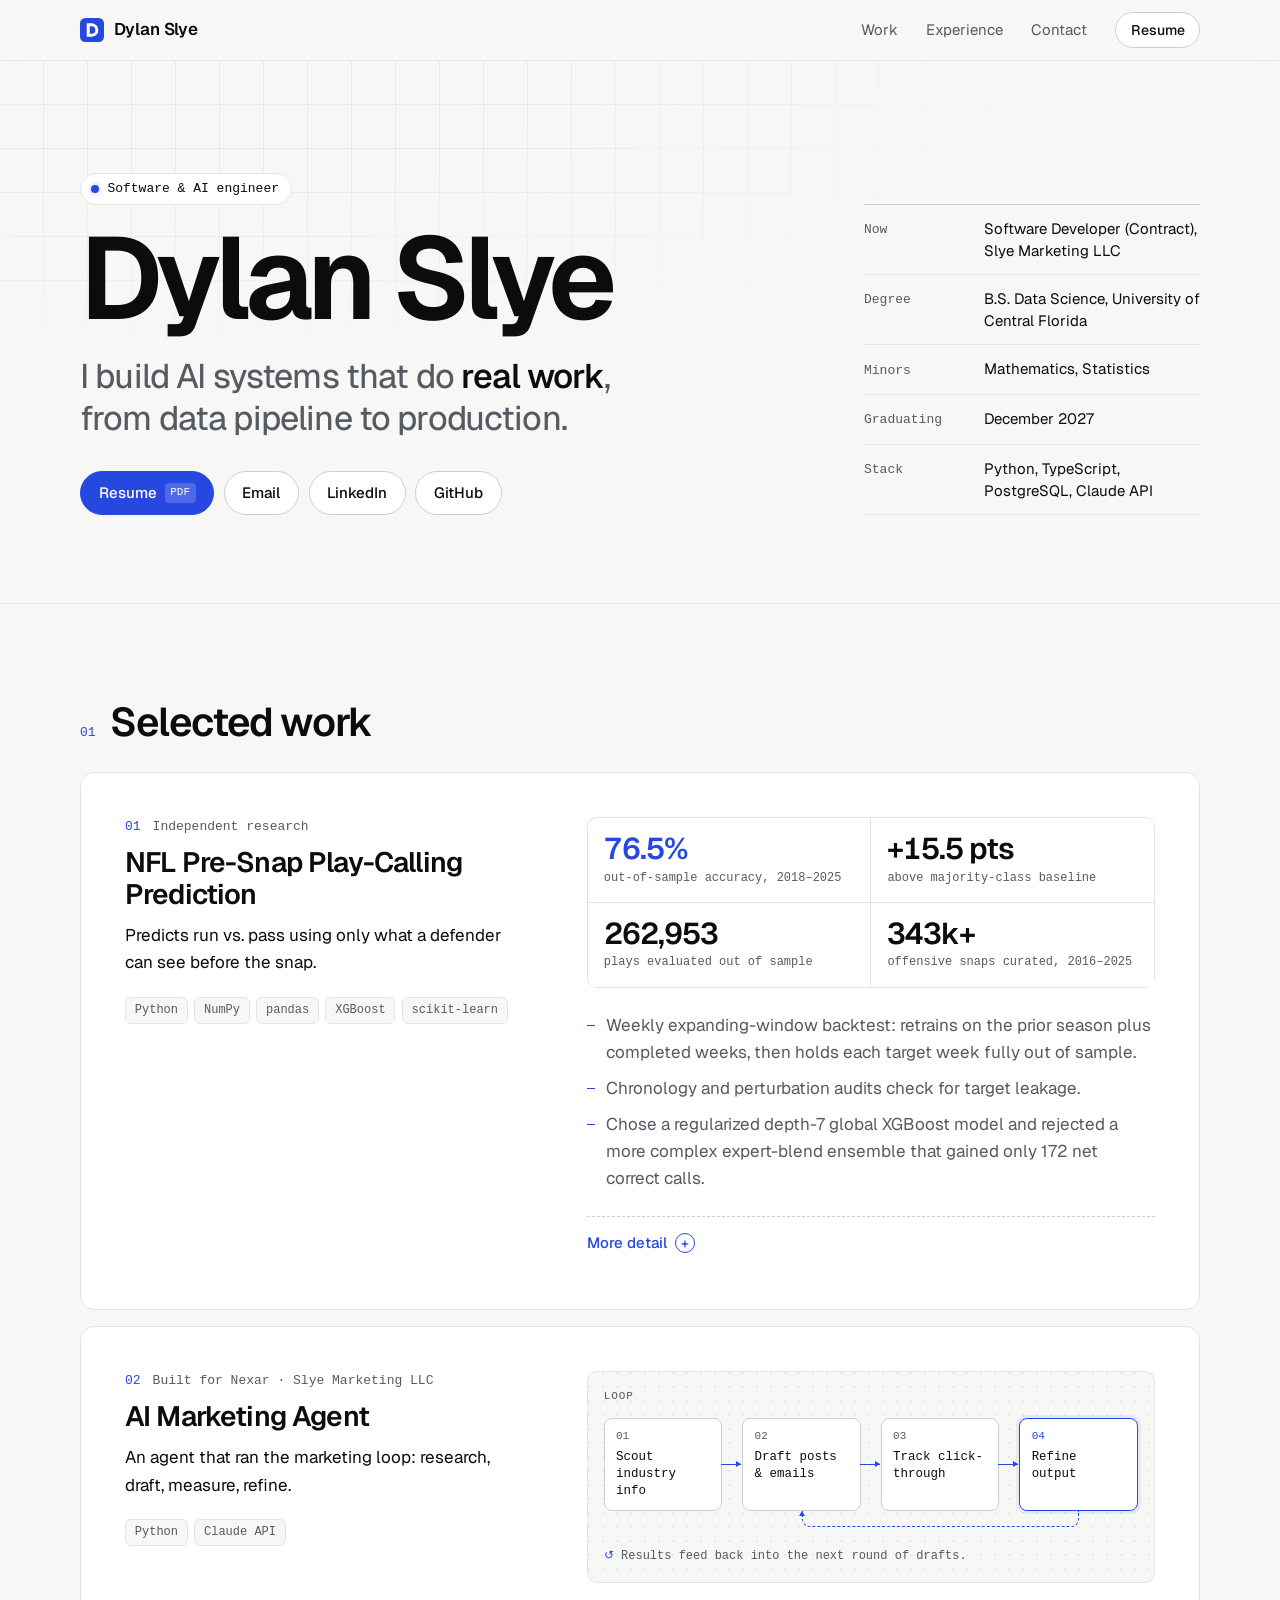
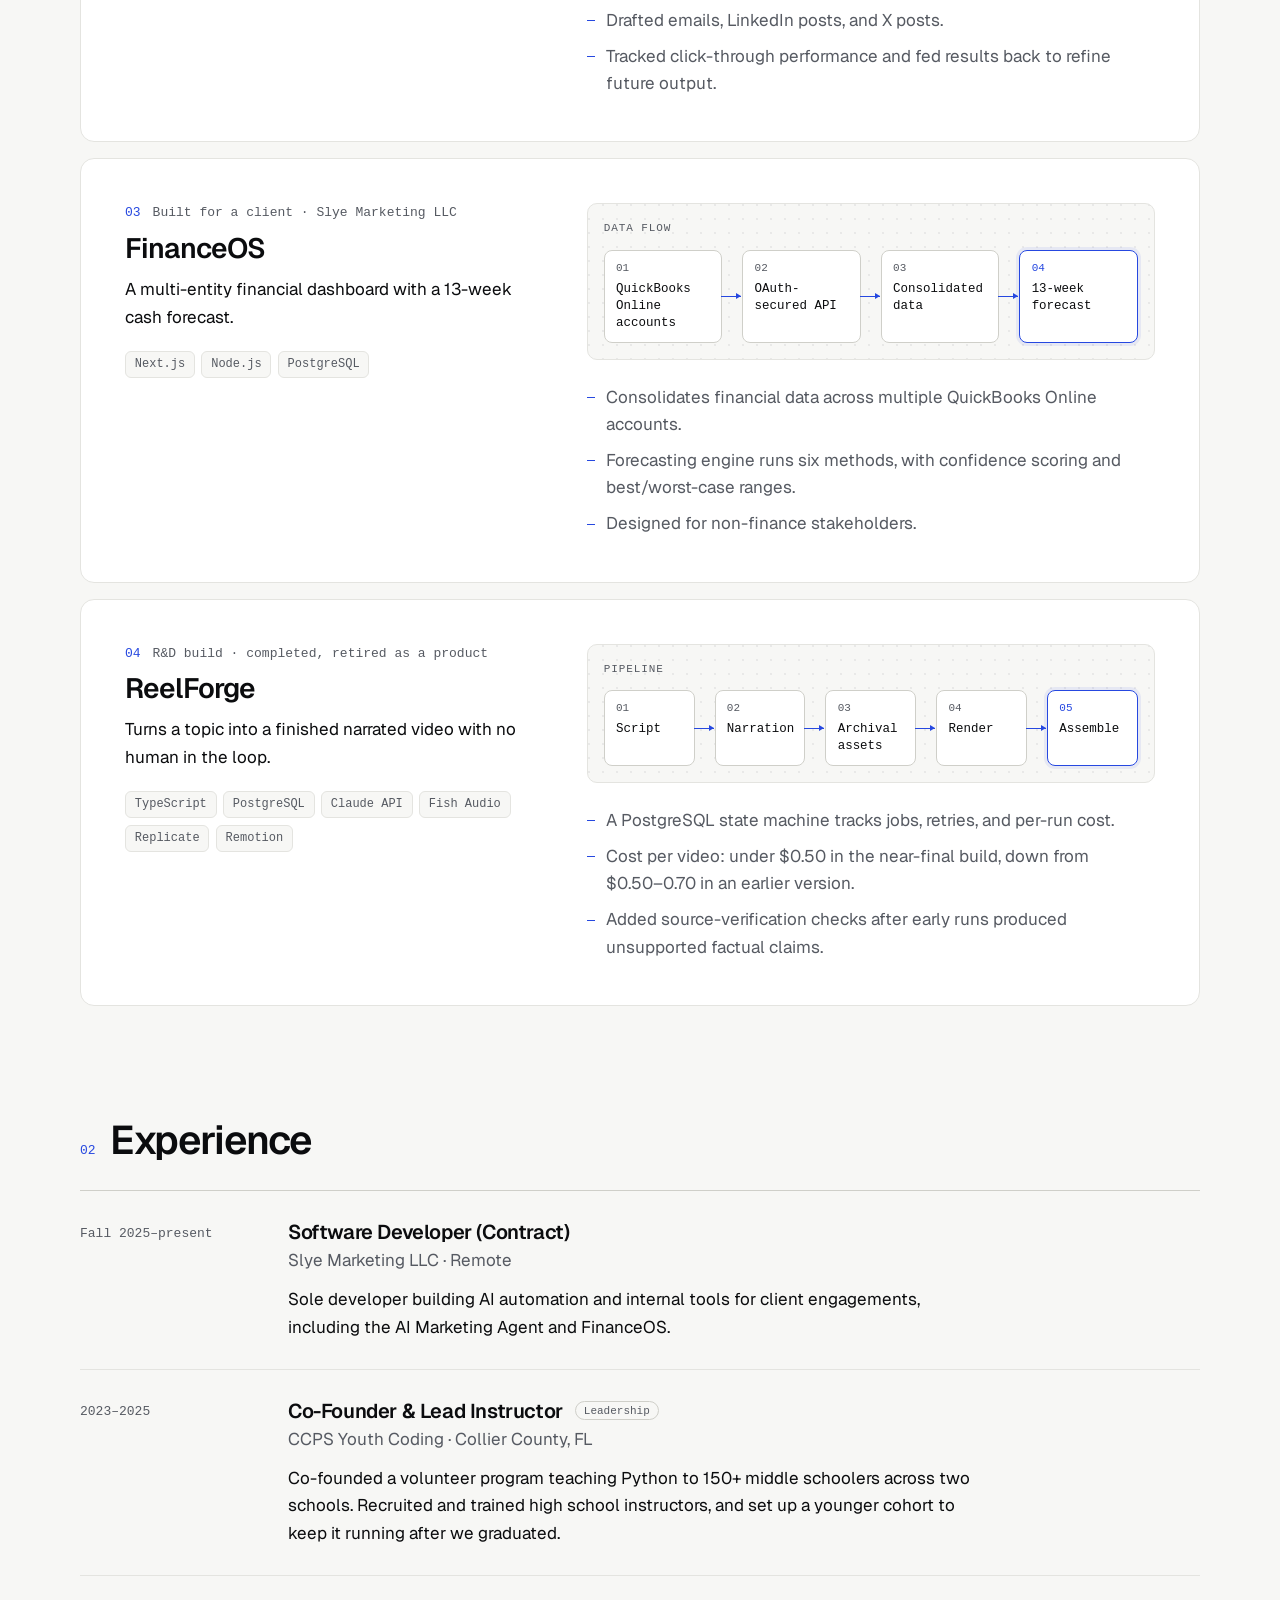
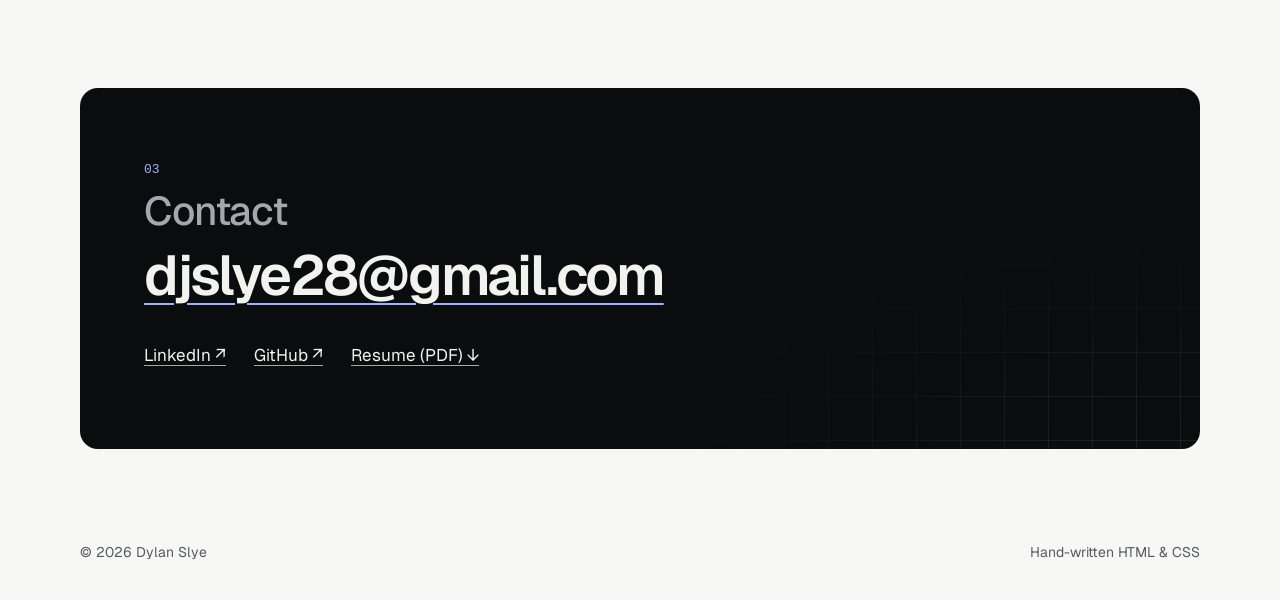
<file: index.html>
<!doctype html>
<html lang="en">
<head>
  <meta charset="utf-8">
  <meta name="viewport" content="width=device-width, initial-scale=1">
  <title>Dylan Slye · Software &amp; AI Engineer</title>
  <meta name="description" content="Dylan Slye, software and AI engineer. I build AI systems that do real work, from data pipeline to production. B.S. Data Science at UCF.">
  <link rel="canonical" href="https://dylanslye.com/">
  <meta name="color-scheme" content="light dark">
  <meta name="theme-color" content="#F7F7F5" media="(prefers-color-scheme: light)">
  <meta name="theme-color" content="#0B0C0E" media="(prefers-color-scheme: dark)">

  <meta property="og:type" content="website">
  <meta property="og:site_name" content="Dylan Slye">
  <meta property="og:title" content="Dylan Slye · Software &amp; AI Engineer">
  <meta property="og:description" content="I build AI systems that do real work, from data pipeline to production.">
  <meta property="og:url" content="https://dylanslye.com/">
  <!-- TODO: add a 1200x630 preview image to the repo root, then uncomment:
  <meta property="og:image" content="https://dylanslye.com/og.png">
  <meta property="og:image:alt" content="Dylan Slye, Software & AI Engineer">
  -->
  <meta name="twitter:card" content="summary">

  <link rel="icon" href="favicon.svg" type="image/svg+xml">
  <link rel="preconnect" href="https://fonts.googleapis.com">
  <link rel="preconnect" href="https://fonts.gstatic.com" crossorigin>
  <link rel="stylesheet" href="https://fonts.googleapis.com/css2?family=Geist:wght@400..700&display=swap">
  <link rel="stylesheet" href="styles.css">
</head>
<body>
  <a class="skip-link" href="#main">Skip to content</a>

  <header class="site-header">
    <div class="wrap header-inner">
      <a class="brand" href="#top">
        <svg class="brand-mark" viewBox="0 0 32 32" aria-hidden="true" focusable="false">
          <rect width="32" height="32" rx="7"/>
          <path fill-rule="evenodd" d="M9 7h6.5a9 9 0 0 1 0 18H9zm4 4v10h2.5a5 5 0 0 0 0-10z"/>
        </svg>
        <span>Dylan Slye</span>
      </a>
      <nav aria-label="Primary">
        <ul class="nav-list">
          <li><a href="#work">Work</a></li>
          <li><a href="#experience">Experience</a></li>
          <li><a href="#contact">Contact</a></li>
          <li class="nav-resume"><a class="btn btn-sm" href="Dylan_Slye_Resume.pdf">Resume</a></li>
        </ul>
      </nav>
    </div>
  </header>

  <main id="main">
    <section class="hero" id="top" aria-labelledby="hero-name">
      <div class="wrap hero-grid">
        <div class="hero-main">
          <p class="eyebrow"><span class="dot" aria-hidden="true"></span>Software &amp; AI engineer</p>
          <h1 id="hero-name">Dylan Slye</h1>
          <p class="pitch">I build AI systems that do <em>real work</em>, from data pipeline to production.</p>
          <ul class="actions">
            <li><a class="btn btn-primary" href="Dylan_Slye_Resume.pdf">Resume <span class="btn-tag">PDF</span></a></li>
            <li><a class="btn" href="mailto:djslye28@gmail.com">Email</a></li>
            <li><a class="btn" href="https://www.linkedin.com/in/dylanjslye">LinkedIn</a></li>
            <li><a class="btn" href="https://github.com/djslye28">GitHub</a></li>
          </ul>
        </div>

        <dl class="facts">
          <div><dt>Now</dt><dd>Software Developer (Contract), Slye Marketing LLC</dd></div>
          <div><dt>Degree</dt><dd>B.S. Data Science, University of Central Florida</dd></div>
          <div><dt>Minors</dt><dd>Mathematics, Statistics</dd></div>
          <div><dt>Graduating</dt><dd>December 2027</dd></div>
          <div><dt>Stack</dt><dd>Python, TypeScript, PostgreSQL, Claude API</dd></div>
        </dl>
      </div>
    </section>

    <section class="section" id="work" aria-labelledby="work-title">
      <div class="wrap">
        <header class="section-head">
          <span class="section-num" aria-hidden="true">01</span>
          <h2 id="work-title">Selected work</h2>
        </header>

        <div class="projects">
          <article class="project" aria-labelledby="p-nfl">
            <div class="project-head">
              <p class="meta"><span class="meta-num" aria-hidden="true">01</span>Independent research</p>
              <h3 id="p-nfl">NFL Pre-Snap Play-Calling Prediction</h3>
              <p class="summary">Predicts run vs. pass using only what a defender can see before the snap.</p>
              <ul class="tags" aria-label="Stack">
                <li>Python</li><li>NumPy</li><li>pandas</li><li>XGBoost</li><li>scikit-learn</li>
              </ul>
            </div>
            <div class="project-body">
              <dl class="metrics">
                <div><dt>out-of-sample accuracy, 2018–2025</dt><dd>76.5%</dd></div>
                <div><dt>above majority-class baseline</dt><dd>+15.5 pts</dd></div>
                <div><dt>plays evaluated out of sample</dt><dd>262,953</dd></div>
                <div><dt>offensive snaps curated, 2016–2025</dt><dd>343k+</dd></div>
              </dl>
              <ul class="points">
                <li>Weekly expanding-window backtest: retrains on the prior season plus completed weeks, then holds each target week fully out of sample.</li>
                <li>Chronology and perturbation audits check for target leakage.</li>
                <li>Chose a regularized depth-7 global XGBoost model and rejected a more complex expert-blend ensemble that gained only 172 net correct calls.</li>
              </ul>
              <details>
                <summary>More detail</summary>
                <ul class="points">
                  <li>76.4% accuracy on the 2025 season alone.</li>
                  <li>The ensemble’s gain worked out to about 1 extra correct call per 1,529 plays. Not enough to justify the complexity.</li>
                  <li>Defensive alignment is deliberately excluded: box count reflects the defense reacting to its own read.</li>
                  <li>Logistic regression and a two-hidden-layer neural network written from scratch in NumPy: backpropagation, mini-batch Adam, early stopping.</li>
                </ul>
              </details>
            </div>
          </article>

          <article class="project" aria-labelledby="p-agent">
            <div class="project-head">
              <p class="meta"><span class="meta-num" aria-hidden="true">02</span>Built for Nexar · Slye Marketing LLC</p>
              <h3 id="p-agent">AI Marketing Agent</h3>
              <p class="summary">An agent that ran the marketing loop: research, draft, measure, refine.</p>
              <ul class="tags" aria-label="Stack">
                <li>Python</li><li>Claude API</li>
              </ul>
            </div>
            <div class="project-body">
              <div class="flow flow--loop">
                <p class="flow-label">Loop</p>
                <ol class="flow-steps">
                  <li><span class="step-n" aria-hidden="true">01</span><span class="step-label">Scout industry info</span></li>
                  <li><span class="step-n" aria-hidden="true">02</span><span class="step-label">Draft posts &amp; emails</span></li>
                  <li><span class="step-n" aria-hidden="true">03</span><span class="step-label">Track click-through</span></li>
                  <li><span class="step-n" aria-hidden="true">04</span><span class="step-label">Refine output</span></li>
                </ol>
                <p class="flow-note"><span aria-hidden="true">↺</span> Results feed back into the next round of drafts.</p>
              </div>
              <ul class="points">
                <li>Drafted emails, LinkedIn posts, and X posts.</li>
                <li>Tracked click-through performance and fed results back to refine future output.</li>
              </ul>
            </div>
          </article>

          <article class="project" aria-labelledby="p-finance">
            <div class="project-head">
              <p class="meta"><span class="meta-num" aria-hidden="true">03</span>Built for a client · Slye Marketing LLC</p>
              <h3 id="p-finance">FinanceOS</h3>
              <p class="summary">A multi-entity financial dashboard with a 13-week cash forecast.</p>
              <ul class="tags" aria-label="Stack">
                <li>Next.js</li><li>Node.js</li><li>PostgreSQL</li>
              </ul>
            </div>
            <div class="project-body">
              <div class="flow">
                <p class="flow-label">Data flow</p>
                <ol class="flow-steps">
                  <li><span class="step-n" aria-hidden="true">01</span><span class="step-label">QuickBooks Online accounts</span></li>
                  <li><span class="step-n" aria-hidden="true">02</span><span class="step-label">OAuth-secured API</span></li>
                  <li><span class="step-n" aria-hidden="true">03</span><span class="step-label">Consolidated data</span></li>
                  <li><span class="step-n" aria-hidden="true">04</span><span class="step-label">13-week forecast</span></li>
                </ol>
              </div>
              <ul class="points">
                <li>Consolidates financial data across multiple QuickBooks Online accounts.</li>
                <li>Forecasting engine runs six methods, with confidence scoring and best/worst-case ranges.</li>
                <li>Designed for non-finance stakeholders.</li>
              </ul>
            </div>
          </article>

          <article class="project" aria-labelledby="p-reelforge">
            <div class="project-head">
              <p class="meta"><span class="meta-num" aria-hidden="true">04</span>R&amp;D build · completed, retired as a product</p>
              <h3 id="p-reelforge">ReelForge</h3>
              <p class="summary">Turns a topic into a finished narrated video with no human in the loop.</p>
              <ul class="tags" aria-label="Stack">
                <li>TypeScript</li><li>PostgreSQL</li><li>Claude API</li><li>Fish Audio</li><li>Replicate</li><li>Remotion</li>
              </ul>
            </div>
            <div class="project-body">
              <div class="flow">
                <p class="flow-label">Pipeline</p>
                <ol class="flow-steps">
                  <li><span class="step-n" aria-hidden="true">01</span><span class="step-label">Script</span></li>
                  <li><span class="step-n" aria-hidden="true">02</span><span class="step-label">Narration</span></li>
                  <li><span class="step-n" aria-hidden="true">03</span><span class="step-label">Archival assets</span></li>
                  <li><span class="step-n" aria-hidden="true">04</span><span class="step-label">Render</span></li>
                  <li><span class="step-n" aria-hidden="true">05</span><span class="step-label">Assemble</span></li>
                </ol>
              </div>
              <ul class="points">
                <li>A PostgreSQL state machine tracks jobs, retries, and per-run cost.</li>
                <li>Cost per video: under $0.50 in the near-final build, down from <span class="nowrap">$0.50–0.70</span> in an earlier version.</li>
                <li>Added source-verification checks after early runs produced unsupported factual claims.</li>
              </ul>
            </div>
          </article>
        </div>
      </div>
    </section>

    <section class="section" id="experience" aria-labelledby="experience-title">
      <div class="wrap">
        <header class="section-head">
          <span class="section-num" aria-hidden="true">02</span>
          <h2 id="experience-title">Experience</h2>
        </header>

        <ol class="timeline">
          <li class="entry">
            <p class="entry-when">Fall 2025–present</p>
            <div class="entry-body">
              <h3>Software Developer (Contract)</h3>
              <p class="entry-org">Slye Marketing LLC · Remote</p>
              <p>Sole developer building AI automation and internal tools for client engagements, including the AI Marketing Agent and FinanceOS.</p>
            </div>
          </li>
          <li class="entry">
            <p class="entry-when">2023–2025</p>
            <div class="entry-body">
              <h3>Co-Founder &amp; Lead Instructor <span class="badge">Leadership</span></h3>
              <p class="entry-org">CCPS Youth Coding · Collier County, FL</p>
              <p>Co-founded a volunteer program teaching Python to 150+ middle schoolers across two schools. Recruited and trained high school instructors, and set up a younger cohort to keep it running after we graduated.</p>
            </div>
          </li>
        </ol>
      </div>
    </section>

    <section class="section" id="contact" aria-labelledby="contact-title">
      <div class="wrap">
        <div class="contact-panel">
          <p class="section-num" aria-hidden="true">03</p>
          <h2 id="contact-title">Contact</h2>
          <p class="contact-email"><a href="mailto:djslye28@gmail.com">djslye28@gmail.com</a></p>
          <ul class="contact-links">
            <li><a href="https://www.linkedin.com/in/dylanjslye">LinkedIn <span aria-hidden="true">↗</span></a></li>
            <li><a href="https://github.com/djslye28">GitHub <span aria-hidden="true">↗</span></a></li>
            <li><a href="Dylan_Slye_Resume.pdf">Resume (PDF) <span aria-hidden="true">↓</span></a></li>
          </ul>
        </div>
      </div>
    </section>
  </main>

  <footer class="site-footer">
    <div class="wrap footer-inner">
      <p>© 2026 Dylan Slye</p>
      <p>Hand-written HTML &amp; CSS</p>
    </div>
  </footer>
</body>
</html>
</file>
<file: styles.css>
/* =========================================================
   Tokens. Change colors here; everything else follows.
   ========================================================= */
:root {
  --bg: #F7F7F5;
  --surface: #FFFFFF;
  --text: #0B0C0E;
  --muted: #565A62;
  --border: #E4E4E0;
  --border-strong: #CFCFC9;
  --grid: rgba(11, 12, 14, 0.06);
  --accent: #2648E0;
  --accent-soft: rgba(38, 72, 224, 0.08);
  --on-accent: #FFFFFF;

  /* Inverted contact panel */
  --inv-bg: #0B0C0E;
  --inv-text: #F2F2EF;
  --inv-muted: #A3A7AE;
  --inv-accent: #9DB1FF;

  --sans: "Geist", system-ui, -apple-system, "Segoe UI", Roboto, Arial, sans-serif;
  --mono: ui-monospace, "SF Mono", "Cascadia Mono", "Segoe UI Mono", Menlo, Consolas, monospace;

  --wrap: 70rem;
  --gutter: 1.25rem;
  --header-h: 3.75rem;
  --radius: 14px;
}

@media (prefers-color-scheme: dark) {
  :root {
    --bg: #0B0C0E;
    --surface: #131417;
    --text: #EDEDEA;
    --muted: #9EA2AA;
    --border: #23252A;
    --border-strong: #363940;
    --grid: rgba(255, 255, 255, 0.05);
    --accent: #8EA5FF;
    --accent-soft: rgba(142, 165, 255, 0.1);
    --on-accent: #0B0C0E;

    --inv-bg: #EDEDEA;
    --inv-text: #0B0C0E;
    --inv-muted: #4F535B;
    --inv-accent: #2648E0;
  }
}

/* =========================================================
   Base
   ========================================================= */
*, *::before, *::after { box-sizing: border-box; }

html {
  -webkit-text-size-adjust: 100%;
  text-size-adjust: 100%;
}

@media (prefers-reduced-motion: no-preference) {
  html { scroll-behavior: smooth; }
}

body {
  margin: 0;
  background: var(--bg);
  color: var(--text);
  font-family: var(--sans);
  font-size: 1.0625rem;
  line-height: 1.6;
  -webkit-font-smoothing: antialiased;
  -moz-osx-font-smoothing: grayscale;
}

h1, h2, h3, p, ul, ol, dl, dd { margin: 0; }
ul, ol { padding: 0; list-style: none; }

::selection { background: var(--accent); color: var(--on-accent); }

a {
  color: var(--accent);
  text-decoration-thickness: 1px;
  text-underline-offset: 0.22em;
}
a:hover { text-decoration-thickness: 2px; }

:focus-visible {
  outline: 2px solid var(--accent);
  outline-offset: 3px;
  border-radius: 4px;
}

.wrap {
  width: 100%;
  max-width: calc(var(--wrap) + 2 * var(--gutter));
  margin-inline: auto;
  padding-inline: var(--gutter);
}

.nowrap { white-space: nowrap; }

.skip-link {
  position: absolute;
  left: var(--gutter);
  top: -100px;
  z-index: 20;
  padding: 0.5rem 0.75rem;
  border-radius: 6px;
  background: var(--accent);
  color: var(--on-accent);
  font-weight: 600;
  text-decoration: none;
}
.skip-link:focus { top: 0.5rem; }

/* Small mono labels used throughout */
.eyebrow, .meta, .section-num, .flow-label, .flow-note,
.facts dt, .metrics dt, .entry-when, .badge, .tags li, .btn-tag {
  font-family: var(--mono);
  font-size: 0.8125rem;
  letter-spacing: 0;
}

/* =========================================================
   Header
   ========================================================= */
.site-header {
  position: sticky;
  top: 0;
  z-index: 10;
  background: var(--bg);
  background: color-mix(in srgb, var(--bg) 88%, transparent);
  -webkit-backdrop-filter: saturate(1.4) blur(10px);
  backdrop-filter: saturate(1.4) blur(10px);
  border-bottom: 1px solid var(--border);
}

.header-inner {
  display: flex;
  align-items: center;
  justify-content: space-between;
  gap: 1rem;
  min-height: var(--header-h);
}

.brand {
  display: inline-flex;
  align-items: center;
  gap: 0.6rem;
  color: var(--text);
  font-weight: 600;
  letter-spacing: -0.01em;
  text-decoration: none;
}

.brand-mark { width: 1.5rem; height: 1.5rem; flex-shrink: 0; }
.brand-mark rect { fill: var(--accent); }
.brand-mark path { fill: var(--on-accent); }

.nav-list {
  display: flex;
  align-items: center;
  gap: 1.1rem;
}

.nav-list a:not(.btn) {
  color: var(--muted);
  font-size: 0.9375rem;
  text-decoration: none;
}
.nav-list a:not(.btn):hover { color: var(--text); }

.nav-resume { display: none; }

/* =========================================================
   Buttons
   ========================================================= */
.btn {
  display: inline-flex;
  align-items: center;
  gap: 0.5rem;
  min-height: 2.75rem;
  padding: 0.5rem 1.1rem;
  border: 1px solid var(--border-strong);
  border-radius: 999px;
  background: var(--surface);
  color: var(--text);
  font-size: 0.9375rem;
  font-weight: 500;
  text-decoration: none;
  transition: border-color 0.15s ease, background-color 0.15s ease;
}
.btn:hover { border-color: var(--text); text-decoration: none; }

.btn-primary {
  background: var(--accent);
  border-color: var(--accent);
  color: var(--on-accent);
}
.btn-primary:hover {
  border-color: var(--accent);
  background: color-mix(in srgb, var(--accent) 86%, var(--text));
}

.btn-sm {
  min-height: 2.25rem;
  padding: 0.3rem 0.9rem;
  font-size: 0.875rem;
}

.btn-tag {
  padding: 0.05rem 0.35rem;
  border-radius: 4px;
  background: color-mix(in srgb, var(--on-accent) 18%, transparent);
  font-size: 0.6875rem;
}

/* =========================================================
   Hero
   ========================================================= */
.hero {
  position: relative;
  isolation: isolate;
  padding-block: 3.5rem 3rem;
  border-bottom: 1px solid var(--border);
}

/* Faint engineering grid that fades out */
.hero::before {
  content: "";
  position: absolute;
  inset: 0;
  z-index: -1;
  background-image:
    linear-gradient(var(--grid) 1px, transparent 1px),
    linear-gradient(90deg, var(--grid) 1px, transparent 1px);
  background-size: 44px 44px;
  background-position: -1px -1px;
  -webkit-mask-image: radial-gradient(ellipse 90% 80% at 15% 0%, #000 25%, transparent 75%);
  mask-image: radial-gradient(ellipse 90% 80% at 15% 0%, #000 25%, transparent 75%);
  pointer-events: none;
}

.hero-grid {
  display: grid;
  gap: 2.75rem;
}

.eyebrow {
  display: inline-flex;
  align-items: center;
  gap: 0.55rem;
  padding: 0.3rem 0.75rem 0.3rem 0.6rem;
  border: 1px solid var(--border);
  border-radius: 999px;
  background: var(--surface);
  color: var(--text);
}

.dot {
  width: 0.5rem;
  height: 0.5rem;
  border-radius: 50%;
  background: var(--accent);
  box-shadow: 0 0 0 3px var(--accent-soft);
}

h1 {
  margin-top: 1.25rem;
  font-size: clamp(3.25rem, 14vw, 7.25rem);
  line-height: 0.92;
  font-weight: 650;
  letter-spacing: -0.05em;
}

.pitch {
  margin-top: 1.5rem;
  max-width: 24ch;
  color: var(--muted);
  font-size: clamp(1.375rem, 5.4vw, 2.125rem);
  line-height: 1.22;
  font-weight: 450;
  letter-spacing: -0.025em;
}
.pitch em {
  color: var(--text);
  font-style: normal;
  font-weight: 550;
}

.actions {
  display: grid;
  grid-template-columns: 1fr 1fr;
  gap: 0.6rem;
  margin-top: 2rem;
}
.actions .btn { width: 100%; justify-content: center; }

@media (min-width: 40rem) {
  .actions { display: flex; flex-wrap: wrap; }
  .actions .btn { width: auto; }
}

/* Gentle entrance, skipped for reduced motion */
@media (prefers-reduced-motion: no-preference) {
  .hero-main > *, .facts { animation: rise 0.7s cubic-bezier(0.2, 0.7, 0.2, 1) both; }
  .hero-main > :nth-child(2) { animation-delay: 0.05s; }
  .hero-main > :nth-child(3) { animation-delay: 0.1s; }
  .hero-main > :nth-child(4) { animation-delay: 0.15s; }
  .facts { animation-delay: 0.2s; }
}
@keyframes rise {
  from { opacity: 0; transform: translateY(10px); }
  to { opacity: 1; transform: none; }
}

.facts {
  align-self: end;
  border-top: 1px solid var(--border-strong);
}
.facts > div {
  display: grid;
  grid-template-columns: 6.5rem 1fr;
  gap: 1rem;
  padding-block: 0.8rem;
  border-bottom: 1px solid var(--border);
}
.facts dt { color: var(--muted); padding-top: 0.15rem; }
.facts dd { font-size: 0.9375rem; line-height: 1.45; }

/* =========================================================
   Sections
   ========================================================= */
.section {
  padding-block: 4rem 1rem;
  scroll-margin-top: var(--header-h);
}

.section-head {
  display: flex;
  align-items: baseline;
  gap: 0.9rem;
  margin-bottom: 1.75rem;
}

.section-num { color: var(--accent); }

.section h2 {
  font-size: clamp(1.75rem, 6vw, 2.5rem);
  line-height: 1.1;
  font-weight: 600;
  letter-spacing: -0.035em;
}

/* =========================================================
   Projects
   ========================================================= */
.projects {
  display: grid;
  gap: 1rem;
}

.project {
  display: grid;
  gap: 1.75rem;
  padding: 1.5rem 1.25rem;
  border: 1px solid var(--border);
  border-radius: var(--radius);
  background: var(--surface);
  transition: border-color 0.2s ease;
}
.project:hover { border-color: var(--border-strong); }

.meta { color: var(--muted); }
.meta-num { margin-right: 0.75rem; color: var(--accent); }

.project h3 {
  margin-top: 0.5rem;
  font-size: clamp(1.375rem, 4.6vw, 1.75rem);
  line-height: 1.15;
  font-weight: 600;
  letter-spacing: -0.03em;
}

.summary {
  margin-top: 0.75rem;
  max-width: 40ch;
  font-size: 1.0625rem;
}

.tags {
  display: flex;
  flex-wrap: wrap;
  gap: 0.4rem;
  margin-top: 1.25rem;
}
.tags li {
  padding: 0.2rem 0.55rem;
  border: 1px solid var(--border);
  border-radius: 6px;
  background: var(--bg);
  color: var(--muted);
  font-size: 0.75rem;
}

/* Key figures */
.metrics {
  display: grid;
  grid-template-columns: 1fr 1fr;
  border-top: 1px solid var(--border);
  border-left: 1px solid var(--border);
  border-radius: 10px;
  overflow: hidden;
}
.metrics > div {
  display: flex;
  flex-direction: column-reverse;
  justify-content: flex-end;
  gap: 0.35rem;
  padding: 1rem;
  border-right: 1px solid var(--border);
  border-bottom: 1px solid var(--border);
}
.metrics dd {
  font-size: clamp(1.5rem, 6vw, 1.875rem);
  line-height: 1;
  font-weight: 600;
  letter-spacing: -0.035em;
  font-variant-numeric: tabular-nums;
}
.metrics > div:first-child dd { color: var(--accent); }
.metrics dt { color: var(--muted); font-size: 0.75rem; line-height: 1.35; }

/* System flow diagrams */
.flow {
  padding: 1rem;
  border: 1px solid var(--border);
  border-radius: 10px;
  background:
    radial-gradient(circle at 1px 1px, var(--grid) 1px, transparent 0) 0 0 / 14px 14px,
    var(--bg);
}

.flow-label {
  margin-bottom: 0.75rem;
  color: var(--muted);
  font-size: 0.6875rem;
  text-transform: uppercase;
  letter-spacing: 0.08em;
}

.flow-steps {
  --gap: 1.1rem;
  position: relative;
  display: grid;
  gap: var(--gap);
}
.flow-steps li {
  position: relative;
  display: flex;
  align-items: baseline;
  gap: 0.6rem;
  padding: 0.55rem 0.75rem;
  border: 1px solid var(--border-strong);
  border-radius: 8px;
  background: var(--surface);
  font-family: var(--mono);
  font-size: 0.78rem;
  line-height: 1.35;
}
.step-n { color: var(--muted); font-size: 0.6875rem; }
.flow-steps li:last-child {
  border-color: var(--accent);
  box-shadow: 0 0 0 3px var(--accent-soft);
}
.flow-steps li:last-child .step-n { color: var(--accent); }

/* Connectors: vertical on phones */
.flow-steps li:not(:last-child)::after {
  content: "";
  position: absolute;
  left: 1.25rem;
  top: 100%;
  width: 1px;
  height: var(--gap);
  background: var(--accent);
}
.flow-steps li:not(:last-child)::before {
  content: "";
  position: absolute;
  left: calc(1.25rem - 3px);
  top: calc(100% + var(--gap) - 5px);
  border-style: solid;
  border-width: 5px 3.5px 0;
  border-color: var(--accent) transparent transparent;
}

/* Connectors: horizontal from small tablets up */
@media (min-width: 40rem) {
  .flow-steps {
    --gap: 1.25rem;
    grid-auto-flow: column;
    grid-auto-columns: minmax(0, 1fr);
  }
  .flow-steps li {
    flex-direction: column;
    gap: 0.3rem;
    padding: 0.65rem 0.7rem;
  }
  .flow-steps li:not(:last-child)::after {
    left: 100%;
    top: 50%;
    width: var(--gap);
    height: 1px;
  }
  .flow-steps li:not(:last-child)::before {
    left: calc(100% + var(--gap) - 5px);
    top: calc(50% - 3px);
    border-width: 3.5px 0 3.5px 5px;
    border-color: transparent transparent transparent var(--accent);
  }

  /* Loop: dashed return path from the last step back to step 2 */
  .flow--loop .flow-steps { padding-bottom: 1.5rem; }
  .flow--loop .flow-steps::after {
    content: "";
    position: absolute;
    bottom: 0.5rem;
    left: calc((100% - 3 * var(--gap)) / 4 * 1.5 + var(--gap));
    right: calc((100% - 3 * var(--gap)) / 4 * 0.5);
    height: 1rem;
    border: 1px dashed var(--accent);
    border-top: 0;
    border-radius: 0 0 8px 8px;
  }
  .flow--loop .flow-steps::before {
    content: "";
    position: absolute;
    left: calc((100% - 3 * var(--gap)) / 4 * 1.5 + var(--gap) - 3px);
    bottom: calc(1.5rem - 5px);
    border-style: solid;
    border-width: 0 3.5px 5px;
    border-color: transparent transparent var(--accent);
  }
}

.flow-note {
  margin-top: 0.75rem;
  color: var(--muted);
  font-size: 0.75rem;
}
.flow-note span { color: var(--accent); }

/* Bullet points */
.points { color: var(--muted); }
.points li {
  position: relative;
  padding-left: 1.2rem;
}
.points li + li { margin-top: 0.55rem; }
.points li::before {
  content: "";
  position: absolute;
  left: 0;
  top: 0.78em;
  width: 0.5rem;
  height: 1px;
  background: var(--accent);
}

.project-body {
  display: grid;
  gap: 1.5rem;
  align-content: start;
}

details { border-top: 1px dashed var(--border-strong); }

summary {
  display: inline-flex;
  align-items: center;
  gap: 0.5rem;
  min-height: 2.75rem;
  margin-top: 0.25rem;
  cursor: pointer;
  color: var(--accent);
  font-size: 0.9375rem;
  font-weight: 500;
  list-style: none;
}
summary::-webkit-details-marker { display: none; }
summary::after {
  content: "+";
  display: inline-grid;
  place-items: center;
  width: 1.25rem;
  height: 1.25rem;
  border: 1px solid currentColor;
  border-radius: 50%;
  font-size: 0.875rem;
  line-height: 1;
}
details[open] summary::after { content: "−"; }
details .points { margin-top: 0.5rem; }

/* =========================================================
   Experience
   ========================================================= */
.timeline { border-top: 1px solid var(--border-strong); }

.entry {
  display: grid;
  gap: 0.5rem;
  padding-block: 1.75rem;
  border-bottom: 1px solid var(--border);
}

.entry-when { color: var(--muted); padding-top: 0.3rem; }

.entry h3 {
  display: flex;
  flex-wrap: wrap;
  align-items: center;
  gap: 0.4rem 0.75rem;
  font-size: 1.25rem;
  line-height: 1.3;
  font-weight: 600;
  letter-spacing: -0.02em;
}

.badge {
  padding: 0.1rem 0.5rem;
  border: 1px solid var(--border-strong);
  border-radius: 999px;
  color: var(--muted);
  font-size: 0.6875rem;
  font-weight: 400;
}

.entry-org { margin-top: 0.15rem; color: var(--muted); }
.entry-body > p:last-child { margin-top: 0.75rem; max-width: 62ch; }

/* =========================================================
   Contact
   ========================================================= */
#contact { padding-bottom: 4rem; }

.contact-panel {
  position: relative;
  overflow: hidden;
  isolation: isolate;
  padding: 2.5rem 1.5rem;
  border-radius: calc(var(--radius) + 4px);
  background: var(--inv-bg);
  color: var(--inv-text);
}
.contact-panel::before {
  content: "";
  position: absolute;
  inset: 0;
  z-index: -1;
  background-image:
    linear-gradient(color-mix(in srgb, var(--inv-text) 8%, transparent) 1px, transparent 1px),
    linear-gradient(90deg, color-mix(in srgb, var(--inv-text) 8%, transparent) 1px, transparent 1px);
  background-size: 44px 44px;
  -webkit-mask-image: radial-gradient(ellipse 70% 90% at 100% 100%, #000 10%, transparent 70%);
  mask-image: radial-gradient(ellipse 70% 90% at 100% 100%, #000 10%, transparent 70%);
}

.contact-panel .section-num { color: var(--inv-accent); }
.contact-panel h2 { margin-top: 0.5rem; color: var(--inv-muted); font-weight: 500; }

.contact-email {
  margin-top: 0.75rem;
  font-size: clamp(1.5rem, 7.2vw, 3.5rem);
  line-height: 1.1;
  font-weight: 600;
  letter-spacing: -0.04em;
  overflow-wrap: anywhere;
}
.contact-email a {
  color: var(--inv-text);
  text-decoration-color: var(--inv-accent);
  text-decoration-thickness: 2px;
  text-underline-offset: 0.15em;
}
.contact-email a:hover { color: var(--inv-accent); }

.contact-links {
  display: flex;
  flex-wrap: wrap;
  gap: 0.25rem 1.75rem;
  margin-top: 1.75rem;
}
.contact-links a {
  display: inline-block;
  padding-block: 0.5rem;
  color: var(--inv-text);
  text-decoration-color: var(--inv-muted);
}
.contact-links a:hover { color: var(--inv-accent); text-decoration-color: currentColor; }
.contact-panel :focus-visible { outline-color: var(--inv-accent); }

/* =========================================================
   Footer
   ========================================================= */
.site-footer {
  padding-block: 1.75rem 2.25rem;
  color: var(--muted);
  font-size: 0.875rem;
}
.footer-inner {
  display: flex;
  flex-wrap: wrap;
  justify-content: space-between;
  gap: 0.5rem 1.5rem;
}

/* =========================================================
   404
   ========================================================= */
.not-found { padding-block: 5rem 6rem; }
.not-found h1 { font-size: clamp(2.75rem, 11vw, 5rem); }
.not-found p:not(.eyebrow) { margin-top: 1.25rem; color: var(--muted); font-size: 1.125rem; }

/* =========================================================
   Wider screens
   ========================================================= */
@media (min-width: 40rem) {
  :root { --gutter: 2rem; }

  .nav-list { gap: 1.75rem; }
  .nav-resume { display: block; }

  .hero { padding-block: 5.5rem 4.5rem; }

  .project { padding: 2rem; }

  .metrics { grid-template-columns: repeat(4, 1fr); }

  .entry {
    grid-template-columns: 11rem 1fr;
    gap: 2rem;
  }

  .contact-panel { padding: 3.5rem 3rem; }
}

@media (min-width: 64rem) {
  :root { --gutter: 2.5rem; }

  .hero { padding-block: 7rem 5.5rem; }

  .hero-grid {
    grid-template-columns: minmax(0, 1fr) 21rem;
    gap: 4rem;
    align-items: end;
  }

  .section { padding-top: 6rem; }

  .project {
    grid-template-columns: minmax(0, 5fr) minmax(0, 7fr);
    gap: 3.5rem;
    padding: 2.75rem;
  }

  .metrics { grid-template-columns: 1fr 1fr; }

  .contact-panel { padding: 4.5rem 4rem; }
}

/* Very narrow phones: drop the name text so the nav fits */
@media (max-width: 22.5rem) {
  .brand span { display: none; }
}
</file>
